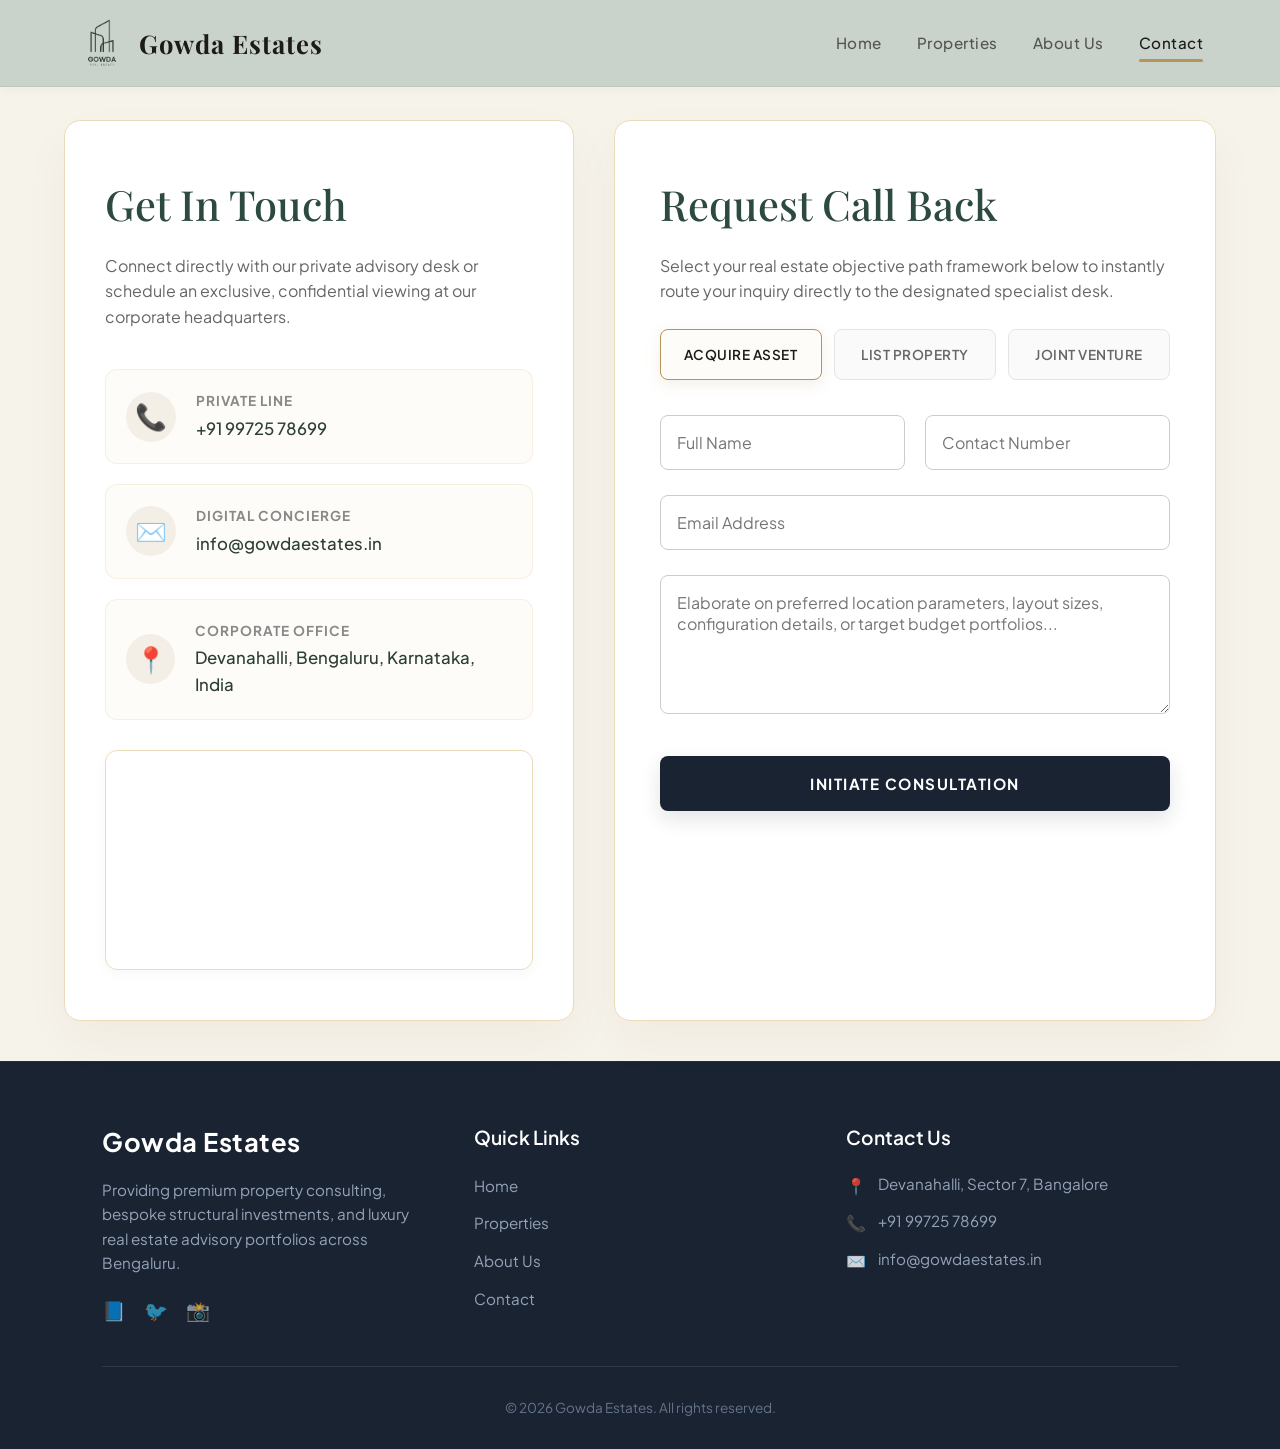
<file: contact.html>
<!DOCTYPE html>
<html lang="en">
<head>
    <meta charset="UTF-8">
    <meta name="viewport" content="width=device-width, initial-scale=1.0">
    <title>Contact | Gowda Estates</title>
    <link href="https://fonts.googleapis.com/css2?family=Playfair+Display:ital,wght@0,400..900;1,400..900&family=Plus+Jakarta+Sans:wght@300..700&display=swap" rel="stylesheet">
    <link rel="stylesheet" href="style.css">
</head>
<body>

    <nav id="navbar" class="navbar">
        <div class="logo">
            <a href="index.html" style="display: flex; align-items: center; gap: 12px; text-decoration: none;">
                <img src="images/Logo.png" alt="Gowda Estates Logo" style="height: 50px; width: auto; display: block;">
                <span class="font-serif text-2xl tracking-widest uppercase" style="color: #1c1b1a; font-family: 'Playfair Display', serif; font-size: 1.6rem; font-weight: 700; letter-spacing: 1px;">Gowda Estates</span>
            </a>
        </div>
        <ul class="nav-links">
            <li><a href="index.html">Home</a></li>
            <li><a href="properties.html">Properties</a></li>
            <li><a href="about.html">About Us</a></li>
            <li><a href="contact.html" class="active">Contact</a></li>
        </ul>
    </nav>

    <div class="main-content">
        <section class="contact-page-container">
            
            <div class="contact-info-panel">
                <h2>Get In Touch</h2>
                <p class="panel-subtitle">Connect directly with our private advisory desk or schedule an exclusive, confidential viewing at our corporate headquarters.</p>
                
                <div class="info-card-item">
                    <div class="info-card-icon">📞</div>
                    <div class="info-card-details">
                        <h4>Private Line</h4>
                        <p><a href="tel:+919972578699">+91 99725 78699</a></p>
                    </div>
                </div>

                <div class="info-card-item">
                    <div class="info-card-icon">✉️</div>
                    <div class="info-card-details">
                        <h4>Digital Concierge</h4>
                        <p><a href="mailto:info@gowdaestates.in">info@gowdaestates.in</a></p>
                    </div>
                </div>

                <div class="info-card-item">
                    <div class="info-card-icon">📍</div>
                    <div class="info-card-details">
                        <h4>Corporate Office</h4>
                        <p><a href="https://maps.google.com" target="_blank">Devanahalli, Bengaluru, Karnataka, India</a></p>
                    </div>
                </div>

                <div class="map-canvas-wrapper">
                    <iframe 
                        src="https://www.google.com/maps/embed?pb=!1m18!1m12!1m3!1d15534.789182068993!2d77.70119335!3d13.24424915!2m3!1f0!2f0!3f0!3m2!1i1024!2i768!4f13.1!3m3!1m2!1s0x3bb1e2c14041b659%3A0x67394593edcb855!2sDevanahalli%2C%20Bengaluru%2C%20Karnataka!5e0!3m2!1sen!2sin!4v1719999999999!5m2!1sen!2sin" 
                        width="100%" height="100%" style="border:0;" allowfullscreen="" loading="lazy" referrerpolicy="no-referrer-when-downgrade">
                    </iframe>
                </div>
            </div>

            <div class="contact-form-panel">
                <h2>Request Call Back</h2>
                <p>Select your real estate objective path framework below to instantly route your inquiry directly to the designated specialist desk.</p>
                
                <div class="requirement-badge-box">
                    <div class="badge-option selected" onclick="selectRequirement('buy')">Acquire Asset</div>
                    <div class="badge-option" onclick="selectRequirement('sell')">List Property</div>
                    <div class="badge-option" onclick="selectRequirement('investment')">Joint Venture</div>
                </div>

                <form id="estateContactForm">
                    <input type="hidden" id="reqType" value="buy">

                    <div class="form-row">
                        <div class="floating-input-group">
                            <input type="text" id="clientName" placeholder="Full Name" required>
                        </div>
                        <div class="floating-input-group">
                            <input type="tel" id="clientPhone" placeholder="Contact Number" required>
                        </div>
                    </div>

                    <div class="floating-input-group">
                        <input type="email" id="clientEmail" placeholder="Email Address" required>
                    </div>

                    <div class="floating-input-group">
                        <textarea id="clientMessage" rows="5" placeholder="Elaborate on preferred location parameters, layout sizes, configuration details, or target budget portfolios..."></textarea>
                    </div>

                    <button type="submit" class="submit-concierge-btn">Initiate Consultation</button>
                </form>
            </div>

        </section>
    </div>

    <footer class="site-footer">
        <div class="footer-container">
            <div class="footer-column brand-column">
                <div class="footer-logo">Gowda Estates</div>
                <p class="footer-desc">Providing premium property consulting, bespoke structural investments, and luxury real estate advisory portfolios across Bengaluru.</p>
                <div class="social-icons">
                    <a href="#">📘</a>
                    <a href="#">🐦</a>
                    <a href="#">📸</a>
                </div>
            </div>
            <div class="footer-column links-column">
                <h3>Quick Links</h3>
                <ul>
                    <li><a href="index.html">Home</a></li>
                    <li><a href="properties.html">Properties</a></li>
                    <li><a href="about.html">About Us</a></li>
                    <li><a href="contact.html">Contact</a></li>
                </ul>
            </div>
            <div class="footer-column contact-column">
                <h3>Contact Us</h3>
                <ul class="contact-info-list">
                    <li><span class="icon">📍</span><a href="https://maps.google.com" target="_blank">Devanahalli, Sector 7, Bangalore</a></li>
                    <li><span class="icon">📞</span><a href="tel:+919972578699">+91 99725 78699</a></li>
                    <li><span class="icon">✉️</span><a href="mailto:info@gowdaestates.in">info@gowdaestates.in</a></li>
                </ul>
            </div>
        </div>
        <div class="footer-bottom">
            <p>© 2026 Gowda Estates. All rights reserved.</p>
        </div>
    </footer>

    <script>
        /* Transparent Navigation Bar Scroll Physics Handler */
        window.addEventListener('scroll', function() {
            const navbar = document.getElementById('navbar');
            if (window.scrollY > 40) {
                navbar.classList.add('transparent');
            } else {
                navbar.classList.remove('transparent');
            }
        });

        /* Luxury Choice Selection Badge Trigger Controller */
        function selectRequirement(type) {
            document.getElementById('reqType').value = type;
            const options = document.querySelectorAll('.badge-option');
            options.forEach(opt => opt.classList.remove('selected'));
            event.target.classList.add('selected');
        }

        /* Concierge Form Submission Routing Log */
        document.getElementById('estateContactForm').addEventListener('submit', function(e) {
            e.preventDefault();
            alert('Thank you. Your legacy portfolio requirement selection query has been processed and routed directly to our private corporate desk executive concierge.');
            this.reset();
        });
    </script>
</body>
</html>
</file>
<file: style.css>
/* ==========================================================================
   1. GLOBAL RESETS & BASE VALUES
   ========================================================================== */
* {
    margin: 0;
    padding: 0;
    box-sizing: border-box;
}

body {
    font-family: 'Plus Jakarta Sans', sans-serif;
    color: #2c3e35;
    line-height: 1.6;
    padding-top: 80px;
    background-color: #f6f3ea; 
    background-image: url('https://images.unsplash.com/photo-1618220179428-22790b461013?auto=format&fit=crop&w=1200&q=20'); 
    background-size: cover;
    background-attachment: fixed;
    background-blend-mode: multiply;
}

/* ==========================================================================
   2. FIXED TOP NAVIGATION BAR (WITH SCROLL TRANSPARENCY SHIFTS)
   ========================================================================== */
.navbar {
    display: flex;
    justify-content: space-between;
    align-items: center;
    padding: 18px 6%;
    background-color: #cad3cb;     /* Premium sage-green background */
    border-bottom: 1px solid rgba(0, 0, 0, 0.06);
    
    /* Lock navigation bar to the absolute top of the screen on scroll */
    position: fixed;
    top: 0;
    left: 0;
    width: 100%;
    z-index: 9999; /* Boosted to ensure it stays above all canvas/hero content */
    box-shadow: 0 2px 12px rgba(0, 0, 0, 0.04);
    
    /* Smooth Transition Effect for Background, Padding, Blur, and Shadows */
    transition: background-color 0.4s ease, backdrop-filter 0.4s ease, -webkit-backdrop-filter 0.4s ease, padding 0.4s ease, box-shadow 0.4s ease;
}

/* --- THE NEW SCROLL-TRIGGERED TRANSPARENT STATE --- */
.navbar.transparent {
    background-color: rgba(202, 211, 203, 0.2) !important; /* Elegant 20% opacity sage green overlay tint */
    backdrop-filter: blur(12px) !important;                 /* Ultra premium blurry glass visual look */
    -webkit-backdrop-filter: blur(12px) !important;
    padding-top: 10px !important;                          /* Slightly scales down navbar height beautifully on scroll */
    padding-bottom: 10px !important;
    box-shadow: none !important;                            /* Eliminates structural borders when floating */
    border-bottom-color: rgba(0, 0, 0, 0.02) !important;
}

/* Optional soft text drop-shadow so white fonts remain legible over bright image zones */
.navbar.transparent .nav-links a,
.navbar.transparent .logo span,
.navbar.transparent .logo a {
    text-shadow: 0px 1px 3px rgba(255, 255, 255, 0.3);
}

/* --- Brand Logo --- */
.logo {
    font-family: 'Playfair Display', serif;
    font-size: 1.6rem;
    font-weight: 700;
    letter-spacing: 1px;
}

.logo a {
    text-decoration: none;
    color: #2c4a3e; /* Deep forest slate tone for logo text */
    cursor: pointer;
}

.logo span {
    color: #b5945b; /* Champagne Gold Accent */
    font-weight: 400;
}

/* --- Navigation Menu Links --- */
.nav-links {
    list-style: none;
    display: flex;
    gap: 35px;
}

.nav-links li {
    position: relative; /* Anchor point for our custom active underline */
}

.nav-links a {
    text-decoration: none;
    color: #555555;     /* Soft grey for inactive pages */
    font-size: 0.95rem;
    font-weight: 500;
    letter-spacing: 0.5px;
    padding: 6px 0;
    transition: color 0.2s ease-in-out;
}

/* Hover and Active Text Highlights */
.nav-links a:hover, 
.nav-links a.active {
    color: #1a1a1a;     /* Changes to deep dark crisp text */
}

/* Elegant Underline Indicator for the Current Active Page Link */
.nav-links a.active::after {
    content: '';
    position: absolute;
    left: 0;
    bottom: -6px;
    width: 100%;
    height: 3px;
    background-color: #b5945b; /* Gold underline */
    border-radius: 2px;
}

/* ==========================================================================
   3. HEAVENLY FULL-SCREEN LUXURY HERO HEADER
   ========================================================================== */
.heavenly-hero {
    position: relative;
    width: 100%;
    height: 92vh;              /* Perfectly captures the screen layout without overcrowding */
    display: flex;
    align-items: center;
    justify-content: center;
    overflow: hidden;
    background-color: #0b110e;  /* Deep dark void base so images blend effortlessly */
}

/* --- Full Screen Background Canvas Layer --- */
.hero-bg-canvas {
    position: absolute;
    top: 0;
    left: 0;
    width: 100%;
    height: 100%;
    z-index: 1;
}

.luxury-slide {
    position: absolute;
    top: 0;
    left: 0;
    width: 100%;
    height: 100%;
    background-size: cover;
    background-position: center;
    background-repeat: no-repeat;
    opacity: 0;
    /* Immersive 24-second total gallery cycle rotation loop */
    animation: heavenlyFadeZoom 24s infinite ease-in-out; 
}

/* --- Guaranteed Stunning Architecture Background Images --- */
.slide-1 {
    background-image: url('https://images.unsplash.com/photo-1600596542815-ffad4c1539a9?auto=format&fit=crop&w=1600&q=90');
    animation-delay: 0s;
}
.slide-2 {
    background-image: url('https://images.unsplash.com/photo-1600585154340-be6161a56a0c?auto=format&fit=crop&w=1600&q=90');
    animation-delay: 6s;
}
.slide-3 {
    background-image: url('https://images.unsplash.com/photo-1600607687939-ce8a6c25118c?auto=format&fit=crop&w=1600&q=90');
    animation-delay: 12s;
}
.slide-4 {
    background-image: url('https://images.unsplash.com/photo-1600566753190-17f0baa2a6c3?auto=format&fit=crop&w=1600&q=90');
    animation-delay: 18s;
}

/* --- Heavenly Gradient Vignette Overlay --- */
.heavenly-glow-overlay {
    position: absolute;
    top: 0;
    left: 0;
    width: 100%;
    height: 100%;
    /* Creates a soft, safe cinematic dim shield so white fonts are completely readable */
    background: linear-gradient(to bottom, 
        rgba(11, 17, 14, 0.4) 0%, 
        rgba(11, 17, 14, 0.55) 50%, 
        rgba(11, 17, 14, 0.75) 100%);
    z-index: 2;
}

/* --- Floating Central Content Base --- */
.heavenly-content {
    position: relative;
    z-index: 3;
    text-align: center;
    max-width: 850px;
    padding: 0 30px;
    margin-top: -20px; /* Counter-weights structural baseline position symmetrically */
}

.luxury-tagline {
    display: inline-block;
    font-size: 0.8rem;
    font-weight: 700;
    text-transform: uppercase;
    letter-spacing: 3px;
    color: #ebdcb9;           /* Pure delicate champagne gold tagline */
    margin-bottom: 25px;
    text-shadow: 0 2px 10px rgba(0,0,0,0.3);
}

.luxury-headline {
    font-family: 'Playfair Display', serif;
    font-size: 3.6rem;
    font-weight: 500;
    line-height: 1.25;
    color: #ffffff;            /* Shimmering clean white titles */
    letter-spacing: 0.5px;
    margin-bottom: 25px;
    text-shadow: 0 4px 25px rgba(0, 0, 0, 0.6); /* Casts a soft ambient drop shadow */
}

.luxury-paragraph {
    font-size: 1.1rem;
    color: #e2e8f0;            /* Soft platinum off-white text string description */
    line-height: 1.7;
    max-width: 640px;
    margin: 0 auto 45px auto;
    text-shadow: 0 2px 15px rgba(0, 0, 0, 0.5);
}

/* --- Luxury Minimalist Buttons Layout --- */
.luxury-action-buttons {
    display: flex;
    gap: 25px;
    justify-content: center;
    align-items: center;
}

.prime-cta-btn {
    display: inline-block;
    padding: 15px 38px;
    background-color: #b5945b; /* Signature gold solid filled button */
    color: #ffffff;
    text-decoration: none;
    font-weight: 600;
    font-size: 0.9rem;
    text-transform: uppercase;
    letter-spacing: 1px;
    box-shadow: 0 10px 25px rgba(181, 148, 91, 0.25);
    transition: all 0.3s cubic-bezier(0.25, 1, 0.5, 1);
}

.prime-cta-btn:hover {
    background-color: #ffffff;
    color: #2c4a3e;            /* Transitions cleanly to deep forest green brand focus */
    transform: translateY(-2px);
    box-shadow: 0 15px 30px rgba(255, 255, 255, 0.2);
}

.outline-cta-btn {
    display: inline-block;
    padding: 14px 38px;
    border: 1px solid rgba(255, 255, 255, 0.6);
    background-color: rgba(255, 255, 255, 0.03);
    backdrop-filter: blur(4px); /* Modern frosted-glass effect */
    color: #ffffff;
    text-decoration: none;
    font-weight: 600;
    font-size: 0.9rem;
    text-transform: uppercase;
    letter-spacing: 1px;
    transition: all 0.3s cubic-bezier(0.25, 1, 0.5, 1);
}

.outline-cta-btn:hover {
    border-color: #b5945b;
    color: #b5945b;
    transform: translateY(-2px);
}

/* ==========================================================================
   THE LUXURY CINEMATIC FADE & ULTRA-SLOW MOTION ZOOM KEYFRAMES
   ========================================================================== */
@keyframes heavenlyFadeZoom {
    0% { opacity: 0; transform: scale(1.02); }
    4%, 25% { opacity: 1; } /* Seamlessly holds solid frame visibility */
    29%, 100% { opacity: 0; transform: scale(1.09); } /* Slow, majestic microscopic motion crawl */
}

/* ==========================================================================
   RESPONSIVE SCALING ADAPTABILITY FOR PHONES
   ========================================================================== */
@media (max-width: 768px) {
    .heavenly-hero {
        height: 85vh;
    }
    .luxury-headline {
        font-size: 2.2rem;
        line-height: 1.3;
    }
    .luxury-paragraph {
        font-size: 0.95rem;
        margin-bottom: 35px;
    }
    .luxury-action-buttons {
        flex-direction: column;
        gap: 15px;
        width: 100%;
        max-width: 280px;
        margin: 0 auto;
    }
    .prime-cta-btn, .outline-cta-btn {
        width: 100%;
        text-align: center;
        padding: 13px 20px;
    }
}

/* ==========================================================================
   4. UI BUTTONS & CONTENT UTILITIES
   ========================================================================== */
.btn {
    display: inline-block;
    padding: 14px 35px;
    background-color: #b5945b;
    color: white;
    text-decoration: none;
    font-size: 0.9rem;
    letter-spacing: 1px;
    font-weight: 600;
    border-radius: 0px; 
    border: none;
    cursor: pointer;
    transition: background-color 0.3s ease;
}

.btn:hover {
    background-color: #947644;
}

.btn-block {
    width: 100%;
    margin-top: 10px;
}

/* ==========================================================================
   5. REAL ESTATE PROPERTY LAYOUTS & DISPLAY CARDS
   ========================================================================== */
.properties-container {
    padding: 80px 8%;
}

.section-title {
    font-family: 'Playfair Display', serif;
    font-size: 2.2rem;
    text-align: center;
    margin-bottom: 50px;
    font-weight: 500;
}

.luxury-list-container {
    max-width: 1140px;
    margin: 40px auto 100px auto;
    padding: 0 20px;
    display: flex;
    flex-direction: column;
    gap: 120px; /* Generous breathing room between massive rows */
}

/* Base structural row block */
.luxury-row {
    display: flex;
    align-items: center;
    position: relative;
    width: 100%;
}

/* Reverses layout sequence automatically for that elegant alternating look */
.luxury-row.reverse {
    flex-direction: row-reverse;
}

/* The Elegant Text Panel */
.luxury-text-card {
    flex: 0 0 45%;
    background-color: #ffffff; /* Crisp, solid white so the pattern behind it doesn't bleed through */
    padding: 50px 40px;
    border: 1px solid #ebdcb9;
    border-radius: 12px;
    
    /* Premium deep shadow that makes the card float beautifully over your pattern */
    box-shadow: 0 20px 50px rgba(99, 45, 32, 0.08); 
    z-index: 10;
    position: relative;
    margin-right: -5%;
}

.luxury-row.reverse .luxury-text-card {
    margin-right: 0;
    margin-left: -5%;
}

/* Text Element Typographies */
.category-tag {
    display: block;
    font-family: 'Plus Jakarta Sans', sans-serif;
    font-size: 0.75rem;
    font-weight: 700;
    text-transform: uppercase;
    letter-spacing: 1.5px;
    color: #8c2d19; /* Elegant maroon brown */
    margin-bottom: 15px;
}

.luxury-title {
    font-family: 'Playfair Display', serif;
    font-size: 2.4rem;
    font-weight: 500;
    color: #632d20;
    line-height: 1.2;
    margin-bottom: 20px;
    letter-spacing: 1px;
}

.luxury-title.special-gold {
    color: #c99c33; /* Ochre gold title look from the second card design */
}

.luxury-description {
    font-size: 0.9rem;
    color: #555555;
    line-height: 1.6;
    margin-bottom: 30px;
}

/* --- The 4-Column Specs Sub-Grid --- */
.specs-matrix {
    display: grid;
    grid-template-columns: repeat(2, 1fr);
    gap: 20px;
    border-top: 1px solid #ebdcb9;
    padding-top: 25px;
    margin-bottom: 35px;
}

.spec-cell {
    display: flex;
    flex-direction: column;
}

.spec-cell strong {
    font-family: 'Playfair Display', serif;
    font-size: 1.3rem;
    color: #b5945b; /* Champagne metric emphasis */
}

.spec-cell span {
    font-size: 0.75rem;
    text-transform: uppercase;
    color: #888888;
    letter-spacing: 0.5px;
    margin-top: 2px;
}

/* Elegant Pill Buttons */
.explore-project-btn {
    display: inline-block;
    padding: 12px 30px;
    border: 1px solid #8c2d19;
    border-radius: 50px; /* Perfectly round pill outline button shape */
    color: #8c2d19;
    text-decoration: none;
    font-size: 0.8rem;
    font-weight: 700;
    text-transform: uppercase;
    letter-spacing: 1px;
    transition: all 0.3s ease;
}

.explore-project-btn:hover {
    background-color: #8c2d19;
    color: #ffffff;
}

.explore-project-btn.gold-btn {
    border-color: #c99c33;
    color: #c99c33;
}

.explore-project-btn.gold-btn:hover {
    background-color: #c99c33;
    color: #ffffff;
}

/* --- The Luxury Media Frame Image Panel --- */
.luxury-image-card {
    flex: 0 0 60%;
    height: 480px;
    position: relative;
    border-radius: 20px;
    overflow: hidden;
    box-shadow: 0 10px 30px rgba(0, 0, 0, 0.08);
}

.luxury-image-card img {
    width: 100%;
    height: 100%;
    object-fit: cover;
}

/* Status Ribbons on Images FOR DEVELOPED */
.status-badge.developed {  
    position: absolute;
    top: 25px;
    right: 25px;
    z-index: 5;
    padding: 6px 16px;
    border-radius: 20px;
    font-size: 0.75rem;
    font-weight: 700;
    color: #ffffff;
    letter-spacing: 0.5px;
    text-transform: uppercase;
    background-color: #8c2d19; 
}

/* Status Ribbons on Images FOR LAUNCH */
.status-badge.launch {
    position: absolute;
    top: 25px;
    left: 25px;
    z-index: 5;
    padding: 6px 16px;
    border-radius: 20px;
    font-size: 0.75rem;
    font-weight: 700;
    color: #ffffff;
    letter-spacing: 0.5px;
    text-transform: uppercase;
    background-color: #e3a627;
}

/* Responsive break code handles scaling perfectly down on handheld phone screens */
@media (max-width: 900px) {
    .luxury-row, .luxury-row.reverse {
        flex-direction: column-reverse;
        gap: 0;
    }
    .luxury-text-card {
        width: 100%;
        margin: -40px 0 0 0 !important;
        padding: 30px 20px;
    }
    .luxury-image-card {
        width: 100%;
        height: 320px;
    }
    .specs-matrix {
        grid-template-columns: repeat(2, 1fr);
    }
}

.price {
    font-size: 1.1rem;
    font-weight: 700;
    color: #b5945b;
}

/* ==========================================================================
   5. REAL ESTATE PROPERTY LAYOUTS (PREMIUM OVERLAPPING DESIGN)
   ========================================================================== */
/* The main wrapper spacing out the listings */
.properties-grid {
    max-width: 1140px;
    margin: 40px auto 100px auto;
    padding: 0 20px;
    display: flex;
    flex-direction: column;
    gap: 100px; /* Large space between each property block */
}

/* Base card structure turning it into a side-by-side row split */
.property-card {
    display: flex;
    align-items: center;
    position: relative;
    width: 100%;
    background: transparent; /* Seamless blend into the textured background */
    border: none;
    overflow: visible;
}

/* Elegantly alternate layout direction (Zig-Zag) for every second card automatically */
.property-card:nth-child(even) {
    flex-direction: row-reverse;
}

/* --- The Image Container Panel --- */
.img-container {
    flex: 0 0 60%;
    height: 450px;
    position: relative;
    border-radius: 20px;
    overflow: hidden;
    box-shadow: 0 12px 35px rgba(0, 0, 0, 0.08);
}

.img-container img {
    width: 100%;
    height: 100%;
    object-fit: cover;
    transition: transform 0.5s ease;
}

/* Zoom effect on image when hovering anywhere on the card */
.property-card:hover .img-container img {
    transform: scale(1.04);
}

/* --- The Floating Text Details Panel --- */
.card-details {
    flex: 0 0 45%;
    background-color: #fffdf9; /* Warm luxury ivory panel card */
    padding: 45px 40px;
    border: 1px solid #ebdcb9;
    border-radius: 12px;
    box-shadow: 0 20px 45px rgba(99, 45, 32, 0.06);
    z-index: 10;
    position: relative;
    
    /* Pulls the text card over the image container to create the high-end overlap */
    margin-left: -5%; 
}

/* Flips the overlap alignment correctly for the alternating cards */
.property-card:nth-child(even) .card-details {
    margin-left: 0;
    margin-right: -5%;
}

/* --- Inside Elements Typography --- */
.tag {
    display: inline-block;
    font-size: 0.75rem;
    font-weight: 700;
    text-transform: uppercase;
    letter-spacing: 1.5px;
    color: #8c2d19; /* Elegant deep maroon accent */
    margin-bottom: 12px;
}

.card-details h3 {
    font-family: 'Playfair Display', serif;
    font-size: 2.2rem;
    font-weight: 500;
    color: #632d20; /* Luxury deep tone */
    line-height: 1.3;
    margin-bottom: 15px;
}

.location {
    font-size: 1rem;
    color: #4a554a;
    font-weight: 500;
    margin-bottom: 8px;
}

.specs {
    font-size: 0.9rem;
    color: #777777;
    margin-bottom: 25px;
    border-bottom: 1px solid #ebdcb9;
    padding-bottom: 20px;
}

/* --- Action Bottom Bar & Buttons --- */
.card-footer {
    display: flex;
    justify-content: space-between;
    align-items: center;
}

.card-footer .price {
    font-family: 'Playfair Display', serif;
    font-size: 1.5rem;
    font-weight: 700;
    color: #b5945b; /* Gold accent pricing focus */
}

.view-btn {
    display: inline-block;
    padding: 10px 24px;
    border: 1px solid #8c2d19;
    border-radius: 50px; /* Luxury round pill shape outline */
    color: #8c2d19;
    text-decoration: none;
    font-size: 0.8rem;
    font-weight: 700;
    text-transform: uppercase;
    letter-spacing: 1px;
    transition: all 0.3s ease;
}

.view-btn:hover {
    background-color: #8c2d19;
    color: #ffffff;
    box-shadow: 0 4px 15px rgba(140, 45, 25, 0.2);
}

/* ==========================================================================
   MOBILE RESPONSIVENESS CAPABILITIES
   ========================================================================== */
@media (max-width: 900px) {
    .properties-grid {
        gap: 60px;
    }
    .property-card, .property-card:nth-child(even) {
        flex-direction: column-reverse;
        align-items: stretch;
    }
    .img-container {
        width: 100%;
        height: 280px;
    }
    .card-details, .property-card:nth-child(even) .card-details {
        width: 100%;
        margin: -30px 0 0 0; /* Pulls the card text overlay up elegantly on smaller touch screens */
        padding: 30px 20px;
    }
}

/* ==========================================================================
   6. ABOUT US PAGE COMPONENTS
   ========================================================================== */
.about-section {
    padding: 100px 8%;
}

.about-container {
    display: flex;
    gap: 60px;
    align-items: center;
    flex-wrap: wrap;
}

.about-image, .about-content {
    flex: 1;
    min-width: 300px;
}

.about-image img {
    width: 100%;
    height: 450px;
    object-fit: cover;
}

.about-content h2 {
    font-family: 'Playfair Display', serif;
    font-size: 2.5rem;
    margin-bottom: 15px;
    color: #1a1a1a;
}

.accent-text {
    color: #b5945b;
    font-size: 1.1rem;
    font-weight: 600;
    margin-bottom: 20px;
}

.about-content p {
    color: #555555;
    margin-bottom: 20px;
}

/* ==========================================================================
   7. LUXURY SPLIT CANVAS CONTACT SYSTEM
   ========================================================================== */
.contact-page-container {
    display: grid;
    grid-template-columns: 1.1fr 1.3fr;
    gap: 40px;
    padding: 40px 5%;
    max-width: 1300px;
    margin: 0 auto;
}

/* Left Panel: Luxury Information Display */
.contact-info-panel {
    background: #ffffff;
    border: 1px solid #ebdcb9; /* Champagne gold outline */
    padding: 50px 40px;
    border-radius: 16px;
    box-shadow: 0 20px 50px rgba(99, 45, 32, 0.04);
}

.contact-info-panel h2 {
    font-family: 'Playfair Display', serif;
    font-size: 2.6rem;
    color: #2c4a3e; /* Deep forest brand slate */
    margin-bottom: 15px;
    font-weight: 500;
}

.panel-subtitle {
    font-size: 1rem;
    color: #666666;
    margin-bottom: 40px;
    line-height: 1.6;
}

/* Elegant Info Group Cards */
.info-card-item {
    display: flex;
    align-items: center;
    gap: 20px;
    padding: 20px;
    border-radius: 12px;
    background: #fdfcf9;
    border: 1px solid rgba(235, 220, 185, 0.4);
    margin-bottom: 20px;
    transition: all 0.3s ease;
}

.info-card-item:hover {
    border-color: #b5945b; /* Gold highlights on interactive hover */
    transform: translateY(-2px);
    box-shadow: 0 8px 20px rgba(181, 148, 91, 0.08);
}

.info-card-icon {
    font-size: 1.6rem;
    background: #f4efe6;
    width: 50px;
    height: 50px;
    display: flex;
    align-items: center;
    justify-content: center;
    border-radius: 50%;
    color: #2c4a3e;
}

.info-card-details h4 {
    font-size: 0.85rem;
    text-transform: uppercase;
    letter-spacing: 1px;
    color: #888888;
    margin-bottom: 4px;
}

.info-card-details p, 
.info-card-details a {
    font-size: 1.05rem;
    color: #2c3e35;
    text-decoration: none;
    font-weight: 500;
    transition: color 0.2s ease;
}

.info-card-details a:hover {
    color: #b5945b;
}

/* Integrated Google Map Window Frame */
.map-canvas-wrapper {
    width: 100%;
    height: 220px;
    border-radius: 12px;
    overflow: hidden;
    border: 1px solid #ebdcb9;
    margin-top: 30px;
    box-shadow: 0 4px 15px rgba(0, 0, 0, 0.03);
}

/* Right Panel: High-End Concierge Inquiry Form */
.contact-form-panel {
    background: #ffffff;
    border: 1px solid #ebdcb9;
    padding: 50px 45px;
    border-radius: 16px;
    box-shadow: 0 20px 50px rgba(99, 45, 32, 0.04);
}

.contact-form-panel h2 {
    font-family: 'Playfair Display', serif;
    font-size: 2.6rem;
    color: #2c4a3e;
    margin-bottom: 15px;
    font-weight: 500;
}

.contact-form-panel p {
    font-size: 1rem;
    color: #666666;
    margin-bottom: 25px;
}

/* Premium Interactive Badges Layout Grid */
.requirement-badge-box {
    display: grid;
    grid-template-columns: repeat(3, 1fr);
    gap: 12px;
    margin: 25px 0 35px 0;
}

.badge-option {
    border: 1px solid #e5e5e5;
    padding: 14px 10px;
    text-align: center;
    font-size: 0.85rem;
    font-weight: 600;
    text-transform: uppercase;
    letter-spacing: 0.5px;
    border-radius: 8px;
    cursor: pointer;
    transition: all 0.3s cubic-bezier(0.25, 1, 0.5, 1);
    color: #666666;
    background: #fafafa;
}

.badge-option:hover {
    border-color: #b5945b;
    color: #1a1a1a;
}

/* Selected state triggered by interactive UI clicks */
.badge-option.selected {
    border-color: #b5945b;
    background-color: #fdfcf9;
    color: #1a1a1a;
    box-shadow: 0 4px 15px rgba(181, 148, 91, 0.15);
}

/* Clean Form Row Layout Blocks */
.form-row {
    display: grid;
    grid-template-columns: repeat(2, 1fr);
    gap: 20px;
}

/* Minimalist Floating Form Elements */
.floating-input-group {
    position: relative;
    margin-bottom: 25px;
}

.floating-input-group input, 
.floating-input-group textarea {
    width: 100%;
    padding: 16px;
    border: 1px solid #cccccc;
    border-radius: 8px;
    font-family: 'Plus Jakarta Sans', sans-serif;
    font-size: 1rem;
    outline: none;
    background: #ffffff;
    transition: border-color 0.3s ease, box-shadow 0.3s ease;
    color: #2c3e35;
}

.floating-input-group input:focus, 
.floating-input-group textarea:focus {
    border-color: #b5945b; /* Luxury focus ring highlight color */
    box-shadow: 0 0 0 3px rgba(181, 148, 91, 0.08);
}

/* Premium Heavy Corporate Action Button */
.submit-concierge-btn {
    background: #1a2332; /* Deep slate corporate fill color */
    color: #ffffff;
    border: none;
    padding: 18px;
    font-family: 'Plus Jakarta Sans', sans-serif;
    font-size: 0.95rem;
    font-weight: 700;
    text-transform: uppercase;
    letter-spacing: 1.5px;
    width: 100%;
    border-radius: 8px;
    cursor: pointer;
    box-shadow: 0 8px 20px rgba(26, 35, 50, 0.12);
    transition: all 0.3s ease;
    margin-top: 10px;
}

.submit-concierge-btn:hover {
    background: #b5945b; /* Smoothly transitions to luxury gold focus */
    transform: translateY(-2px);
    box-shadow: 0 8px 25px rgba(181, 148, 91, 0.25);
}

/* ==========================================================================
   MOBILE DESIGN ADAPTABILITY FOR PHONES & TABLETS
   ========================================================================== */
@media (max-width: 968px) {
    .contact-page-container {
        grid-template-columns: 1fr; /* Stack columns vertically for mobile layouts */
        gap: 40px;
        padding: 20px 4%;
    }
    
    .form-row {
        grid-template-columns: 1fr; /* Stack inputs single file on small mobile views */
        gap: 0;
    }
    
    .requirement-badge-box {
        grid-template-columns: 1fr; /* Stack type selection selector lists */
        gap: 10px;
    }
    
    .contact-form-panel, 
    .contact-info-panel {
        padding: 35px 20px;
    }
}
/* ==========================================================================
   8. INTERACTIVE TIMED LEAD POP-UP WINDOWS
   ========================================================================== */
.modal-overlay {
    position: fixed;
    top: 0;
    left: 0;
    width: 100%;
    height: 100%;
    background-color: rgba(0, 0, 0, 0.6); 
    backdrop-filter: blur(4px);            
    display: flex;
    justify-content: center;
    align-items: center;
    z-index: 9999;                        
    opacity: 0;
    pointer-events: none;                 
    transition: opacity 0.4s ease;
}

.modal-overlay.show-modal {
    opacity: 1;
    pointer-events: auto;
}

.modal-card {
    background-color: #ffffff;
    padding: 40px;
    width: 90%;
    max-width: 460px;
    position: relative;
    border: 1px solid #eae7e0;
    box-shadow: 0 20px 50px rgba(0, 0, 0, 0.15);
    transform: scale(0.9);
    transition: transform 0.4s ease;
}

.modal-overlay.show-modal .modal-card {
    transform: scale(1); 
}

.modal-close-btn {
    position: absolute;
    top: 15px;
    right: 20px;
    background: none;
    border: none;
    font-size: 2rem;
    color: #888888;
    cursor: pointer;
    transition: color 0.2s;
}

.modal-close-btn:hover {
    color: #1a1a1a;
}

.modal-header h2 {
    font-family: 'Playfair Display', serif;
    font-size: 1.8rem;
    color: #1a1a1a;
    margin-bottom: 10px;
}

.modal-header p {
    font-size: 0.9rem;
    color: #666666;
    margin-bottom: 25px;
    line-height: 1.5;
}

.modal-field {
    margin-bottom: 18px;
    text-align: left;
}

.modal-field label {
    display: block;
    font-size: 0.8rem;
    font-weight: 600;
    text-transform: uppercase;
    letter-spacing: 0.5px;
    color: #444444;
    margin-bottom: 6px;
}

.modal-field input {
    width: 100%;
    padding: 12px;
    border: 1px solid #cccccc;
    font-size: 0.95rem;
    background: #fafafa;
    outline: none;
    transition: border-color 0.2s, background 0.2s;
}

.modal-field input:focus {
    border-color: #b5945b; 
    background: #ffffff;
}

.modal-submit-btn {
    background-color: #1a1a1a;
    color: #ffffff;
    border: none;
    padding: 14px 20px;
    font-size: 0.95rem;
    font-weight: 600;
    letter-spacing: 0.5px;
    cursor: pointer;
    width: 100%;
    margin-top: 10px;
    transition: background-color 0.2s;
}

.modal-submit-btn:hover {
    background-color: #b5945b; 
}

/* ==========================================================================
   9. BRANDED GRID SITE FOOTER
   ========================================================================== */
.site-footer {
    background-color: #1a2332; /* Rich dark navy slate blue */
    color: #ffffff;
    padding: 60px 8% 30px 8%;
    font-family: 'Plus Jakarta Sans', sans-serif;
    border-top: 1px solid rgba(255, 255, 255, 0.05);
}

.footer-container {
    display: flex;
    justify-content: space-between;
    align-items: flex-start;
    flex-wrap: wrap; 
    gap: 40px;
    padding-bottom: 40px;
    border-bottom: 1px solid rgba(255, 255, 255, 0.1); 
}

.footer-column {
    flex: 1;
    min-width: 250px;
}

.footer-logo {
    font-size: 1.6rem;
    font-weight: 700;
    margin-bottom: 15px;
    letter-spacing: 0.5px;
}

.footer-desc {
    color: #94a3b8; 
    font-size: 0.95rem;
    line-height: 1.6;
    margin-bottom: 20px;
    max-width: 320px;
}

.social-icons a {
    text-decoration: none;
    font-size: 1.2rem;
    margin-right: 15px;
    opacity: 0.7;
    transition: opacity 0.2s;
}

.social-icons a:hover {
    opacity: 1;
}

.footer-column h3 {
    font-size: 1.2rem;
    font-weight: 600;
    margin-bottom: 20px;
    color: #ffffff;
}

.footer-column ul {
    list-style: none;
}

.footer-column ul li {
    margin-bottom: 12px;
}

.footer-column ul li a {
    color: #94a3b8;
    text-decoration: none;
    font-size: 0.95rem;
    transition: color 0.2s;
}

.footer-column ul li a:hover {
    color: #ffffff; 
}

/* Contact Details Alignments */
.contact-info-list li {
    display: flex;
    align-items: flex-start;
    gap: 12px;
    color: #94a3b8;
    font-size: 0.95rem;
}

.contact-info-list .icon {
    font-size: 1rem;
    opacity: 0.8;
}

.contact-info-list li a {
    line-height: 1.5;
}

.footer-bottom {
    text-align: center;
    padding-top: 30px;
}

.footer-bottom p {
    color: #64748b; 
    font-size: 0.85rem;
}

/* ==========================================================================
   10. HOME PAGE FEATURED RESIDENCES RESETS
   ========================================================================== */
.featured-section {
    max-width: 1200px;
    margin: 80px auto 100px auto;
    padding: 0 4%;
}

.featured-main-title {
    font-family: 'Playfair Display', serif;
    font-size: 2.4rem;
    text-align: center;
    color: #2c4a3e;
    margin-bottom: 35px;
    font-weight: 500;
}

/* Forces the items to line up horizontally and eliminates the right-side void */
.home-properties-grid {
    display: grid;
    grid-template-columns: repeat(auto-fit, minmax(450px, 1fr));
    gap: 40px;
    width: 100%;
}

/* Premium Card Blocks */
.home-property-card {
    background-color: #ffffff;
    border: 1px solid #ebdcb9; /* Delicate champagne gold framing line */
    border-radius: 12px;
    overflow: hidden;
    box-shadow: 0 10px 30px rgba(99, 45, 32, 0.03);
    transition: transform 0.3s ease, box-shadow 0.3s ease;
}

.home-property-card:hover {
    transform: translateY(-6px);
    box-shadow: 0 15px 40px rgba(99, 45, 32, 0.08);
}

/* Image framing rules */
.home-card-img-box {
    width: 100%;
    height: 300px;
    overflow: hidden;
}

.home-card-img-box img {
    width: 100%;
    height: 100%;
    object-fit: cover;
    transition: transform 0.5s ease;
}

.home-property-card:hover .home-card-img-box img {
    transform: scale(1.03);
}

/* Card details padding and typography alignments */
.home-card-body {
    padding: 30px 25px;
}

.home-card-body h3 {
    font-family: 'Playfair Display', serif;
    font-size: 1.6rem;
    color: #7e4638;
    margin-bottom: 8px;
    font-weight: 500;
}

.home-card-specs {
    font-family: 'Plus Jakarta Sans', sans-serif;
    color: #666666;
    font-size: 0.95rem;
    margin-bottom: 25px;
}

/* Bottom Actions Layout row inside cards */
.home-card-bottom {
    display: flex;
    justify-content: space-between;
    align-items: center;
    border-top: 1px solid #f2eee4;
    padding-top: 20px;
}

.home-card-price {
    font-family: 'Playfair Display', serif;
    font-size: 1.3rem;
    font-weight: 700;
    color: #b5945b;
}

.home-card-link {
    font-family: 'Plus Jakarta Sans', sans-serif;
    font-size: 0.85rem;
    font-weight: 700;
    text-transform: uppercase;
    color: #8c2d19;
    text-decoration: none;
    letter-spacing: 0.5px;
    transition: color 0.2s;
}

.home-card-link:hover {
    color: #b5945b;
}

/* Responsive adjustment layer handles small mobile screens */
@media (max-width: 600px) {
    .home-properties-grid {
        grid-template-columns: 1fr;
        gap: 30px;
    }
    .home-card-img-box {
        height: 220px;
    }
    .featured-main-title {
        font-size: 1.8rem;
    }
}
/* ==========================================================================
   MOBILE NAVIGATION & GLOBAL RESPONSIVENESS FIX
   ========================================================================== */

/* Prevent horizontal page overflow across all mobile screens */
html, body {
    max-width: 100%;
    overflow-x: hidden;
}

@media (max-width: 768px) {
    /* Navbar Container */
    .navbar {
        flex-direction: column;
        align-items: center;
        gap: 12px;
        padding: 12px 16px;
    }

    body {
        padding-top: 110px; /* Adjust page top offset so fixed navbar doesn't cover content */
    }

    /* Logo Scaling */
    .navbar .logo a img {
        height: 38px !important;
    }

    .navbar .logo span {
        font-size: 1.15rem !important;
        letter-spacing: 0.5px;
    }

    /* Navigation Links Grid/Row */
    .nav-links {
        display: flex;
        justify-content: center;
        align-items: center;
        flex-wrap: wrap;
        gap: 16px;
        width: 100%;
    }

    .nav-links a {
        font-size: 0.85rem;
        padding: 4px 2px;
    }

    /* Transparent state height adjustment on scroll */
    .navbar.transparent {
        padding-top: 8px !important;
        padding-bottom: 8px !important;
    }
}

@media (max-width: 480px) {
    .nav-links {
        gap: 12px;
    }

    .nav-links a {
        font-size: 0.8rem;
    }

    .navbar .logo span {
        font-size: 1.05rem !important;
    }
}
</file>
